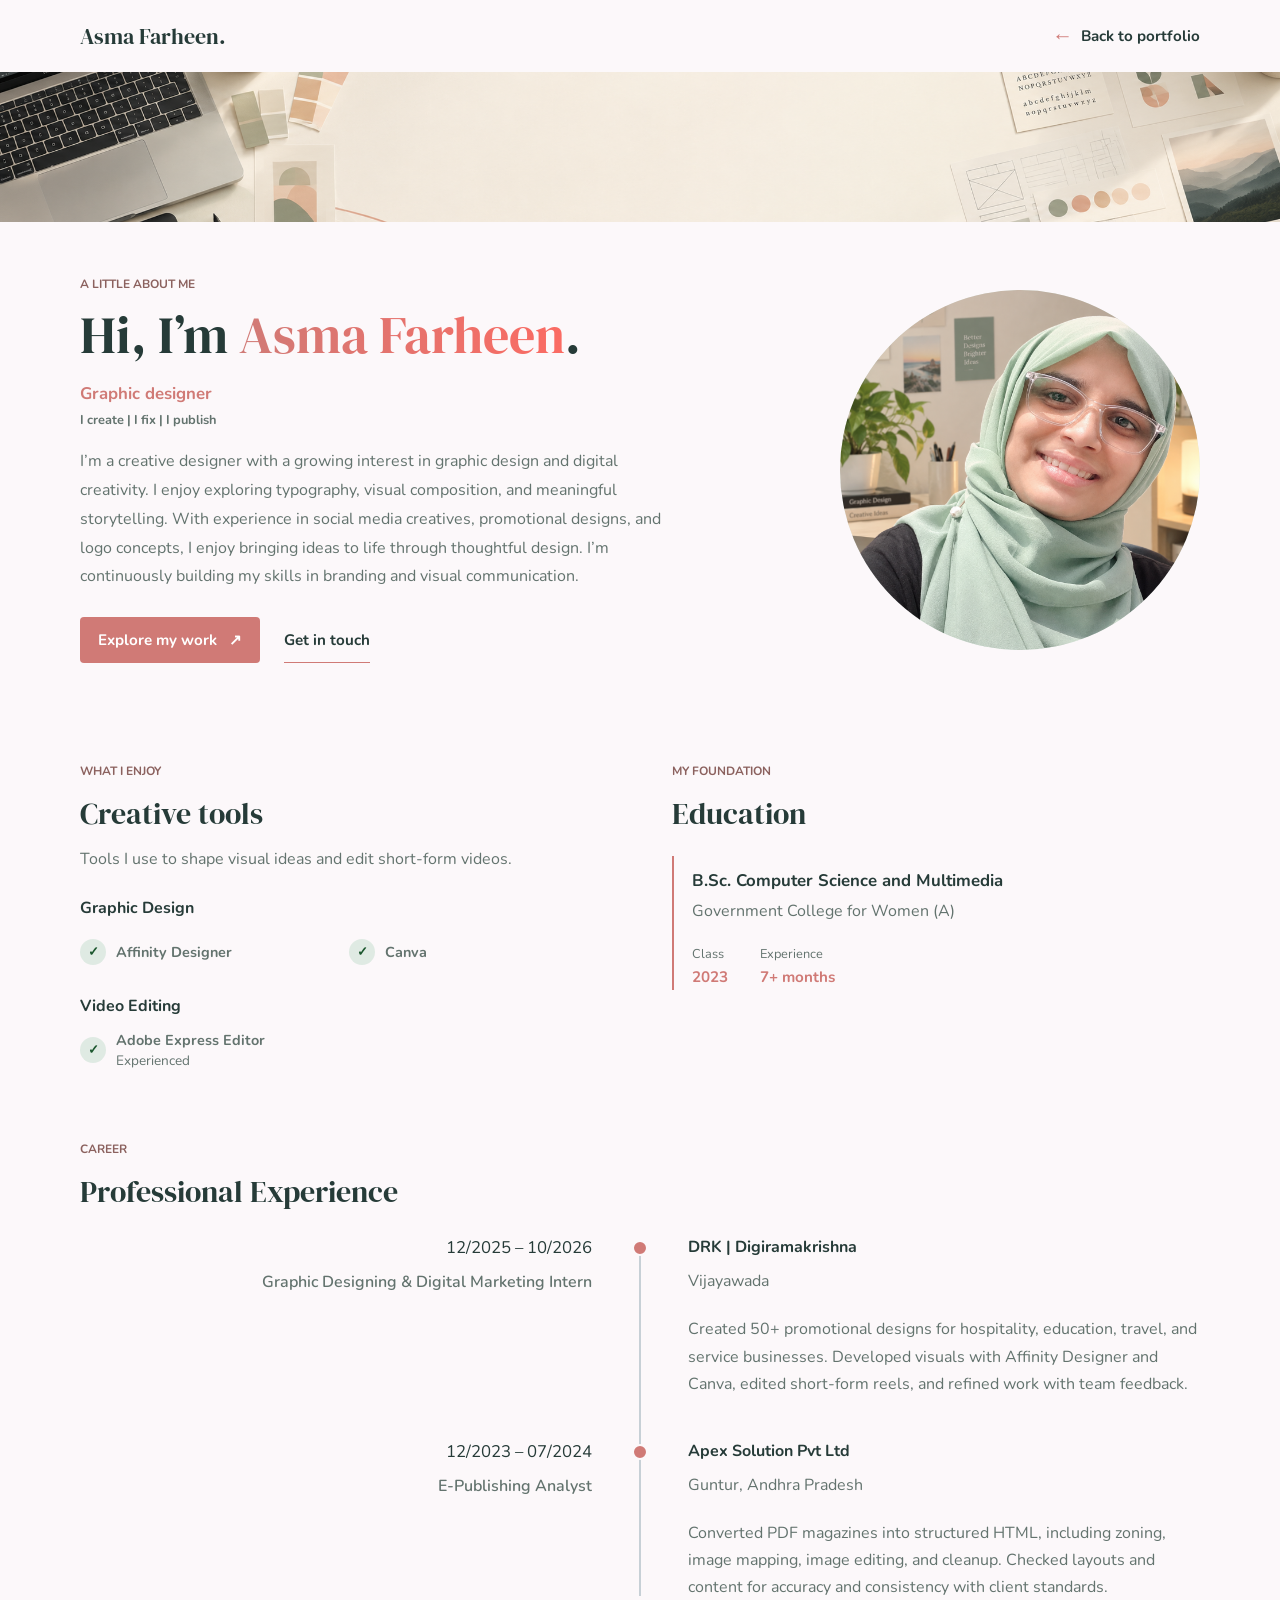
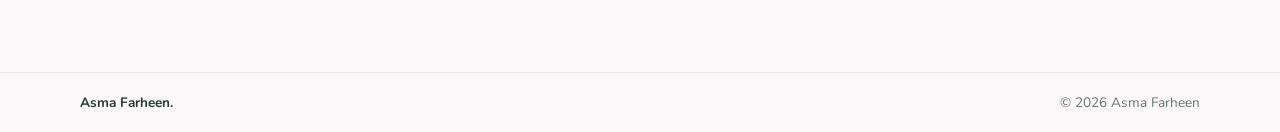
<file: About.html>
<!doctype html>
<html lang="en">

<head>
    <meta charset="UTF-8" />
    <meta name="viewport" content="width=device-width, initial-scale=1.0" />
    <meta name="description"
        content="Meet Asma Farheen, a graphic designer exploring visual communication, branding, and digital creativity." />
    <title>About Asma Farheen</title>
    <link rel="preconnect" href="https://fonts.googleapis.com" />
    <link rel="preconnect" href="https://fonts.gstatic.com" crossorigin />
    <link href="https://fonts.googleapis.com/css2?family=DM+Serif+Display&family=Nunito:wght@400;600;700&display=swap"
        rel="stylesheet" />
    <link rel="stylesheet" href="Aboutstylesheet.css" />
    <link rel="icon" type="image/png" href="ICONS/about_tagicon.png" />
</head>

<body class="about-body">
    <header class="about-header">
        <a class="about-brand" href="index.html">Asma Farheen.</a>
        <a class="back-link" href="index.html">
            <span aria-hidden="true">&#8592;</span>
            Back to portfolio
        </a>
    </header>

    <div class="about-cover" aria-hidden="true">
        <img src="assets/about_cover.png" alt="" />
    </div>

    <main class="about-main">
        <section class="about-intro" aria-labelledby="about-title">
            <div class="about-copy">
                <p class="eyebrow">A LITTLE ABOUT ME</p>
                <h1 id="about-title">Hi, I’m <span>Asma Farheen</span>.</h1>
                <p class="about-role">
                    Graphic designer
                </p>
                <p class="about-mantra">I create | I fix | I publish</p>
                <p class="about-text">
                    I’m a creative designer with a growing interest in graphic design and digital creativity. I enjoy
                    exploring typography, visual composition, and meaningful storytelling. With experience in social
                    media creatives, promotional designs, and logo concepts, I enjoy bringing ideas to life through
                    thoughtful design. I’m continuously building my skills in branding and visual communication.
                </p>
                <div class="about-actions">
                    <a class="action-primary" href="project.html">Explore my work <span
                            aria-hidden="true">&#8599;</span></a>
                    <a class="action-secondary" href="mailto:af.officelog@gmail.com">Get in touch</a>
                </div>
            </div>

            <figure class="profile-figure">
                <img class="profile-photo" src="assets/image professional.png" alt="Portrait of Asma Farheen"
                    width="1242" height="1242" />
                <!-- <figcaption>
            <span>Asma Farheen</span>
            <span>Graphic design &amp; multimedia</span>
          </figcaption> -->
            </figure>
        </section>

        <section class="about-details" aria-label="Skills and education">
            <div class="skills-block" id="skills">
                <p class="eyebrow">WHAT I ENJOY</p>
                <h2>Creative tools</h2>
                <p class="details-copy">
                    Tools I use to shape visual ideas and edit short-form videos.
                </p>
                <div class="tool-groups">
                    <section class="tool-group" aria-labelledby="graphic-tools-title">
                        <h3 id="graphic-tools-title">Graphic Design</h3>
                        <ul class="tool-list">
                            <li><span class="tool-check" aria-hidden="true"></span><span>Affinity Designer</span></li>
                            <li><span class="tool-check" aria-hidden="true"></span><span>Canva</span></li>
                        </ul>
                    </section>
                    <section class="tool-group" aria-labelledby="video-tools-title">
                        <h3 id="video-tools-title">Video Editing</h3>
                        <ul class="tool-list">
                            <li>
                                <span class="tool-check" aria-hidden="true"></span>
                                <span class="tool-name">Adobe Express Editor<span
                                        class="tool-level">Experienced</span></span>
                            </li>
                        </ul>
                    </section>
                </div>
            </div>

            <div class="education-block" id="education">
                <p class="eyebrow">MY FOUNDATION</p>
                <h2>Education</h2>
                <div class="education-entry">
                    <h3>B.Sc. Computer Science and Multimedia</h3>
                    <p>Government College for Women (A)</p>
                    <div class="education-meta">
                        <div>
                            <span>Class</span>
                            <strong>2023</strong>
                        </div>
                        <div>
                            <span>Experience</span>
                            <strong>7+ months</strong>
                        </div>
                    </div>
                </div>
            </div>
        </section>

        <section class="professional-experience" aria-labelledby="experience-title">
            <div class="experience-heading">
                <p class="eyebrow">CAREER</p>
                <h2 id="experience-title">Professional Experience</h2>
            </div>
            <div class="experience-list">
                <article class="experience-entry">
                    <div class="experience-primary">
                        <p class="experience-dates"><time datetime="2025-12">12/2025</time> – <time
                                datetime="2026-08">10/2026</time></p>
                        <h3>Graphic Designing &amp; Digital Marketing Intern</h3>
                    </div>
                    <div class="experience-detail">
                        <p class="experience-company">DRK | Digiramakrishna</p>
                        <p class="experience-location">Vijayawada</p>
                        <p class="experience-summary">
                            Created 50+ promotional designs for hospitality, education, travel, and service businesses.
                            Developed visuals with Affinity Designer and Canva, edited short-form reels, and refined
                            work with team feedback.
                        </p>
                    </div>
                </article>
                <article class="experience-entry">
                    <div class="experience-primary">
                        <p class="experience-dates"><time datetime="2023-12">12/2023</time> – <time
                                datetime="2024-07">07/2024</time></p>
                        <h3>E-Publishing Analyst</h3>
                    </div>
                    <div class="experience-detail">
                        <p class="experience-company">Apex Solution Pvt Ltd</p>
                        <p class="experience-location">Guntur, Andhra Pradesh</p>
                        <p class="experience-summary">
                            Converted PDF magazines into structured HTML, including zoning, image mapping, image
                            editing, and cleanup. Checked layouts and content for accuracy and consistency with client
                            standards.
                        </p>
                    </div>
                </article>
            </div>
        </section>
    </main>

    <footer class="about-footer">
        <a href="index.html">Asma Farheen.</a>
        <span>© 2026 Asma Farheen</span>
    </footer>
</body>

</html>
</file>
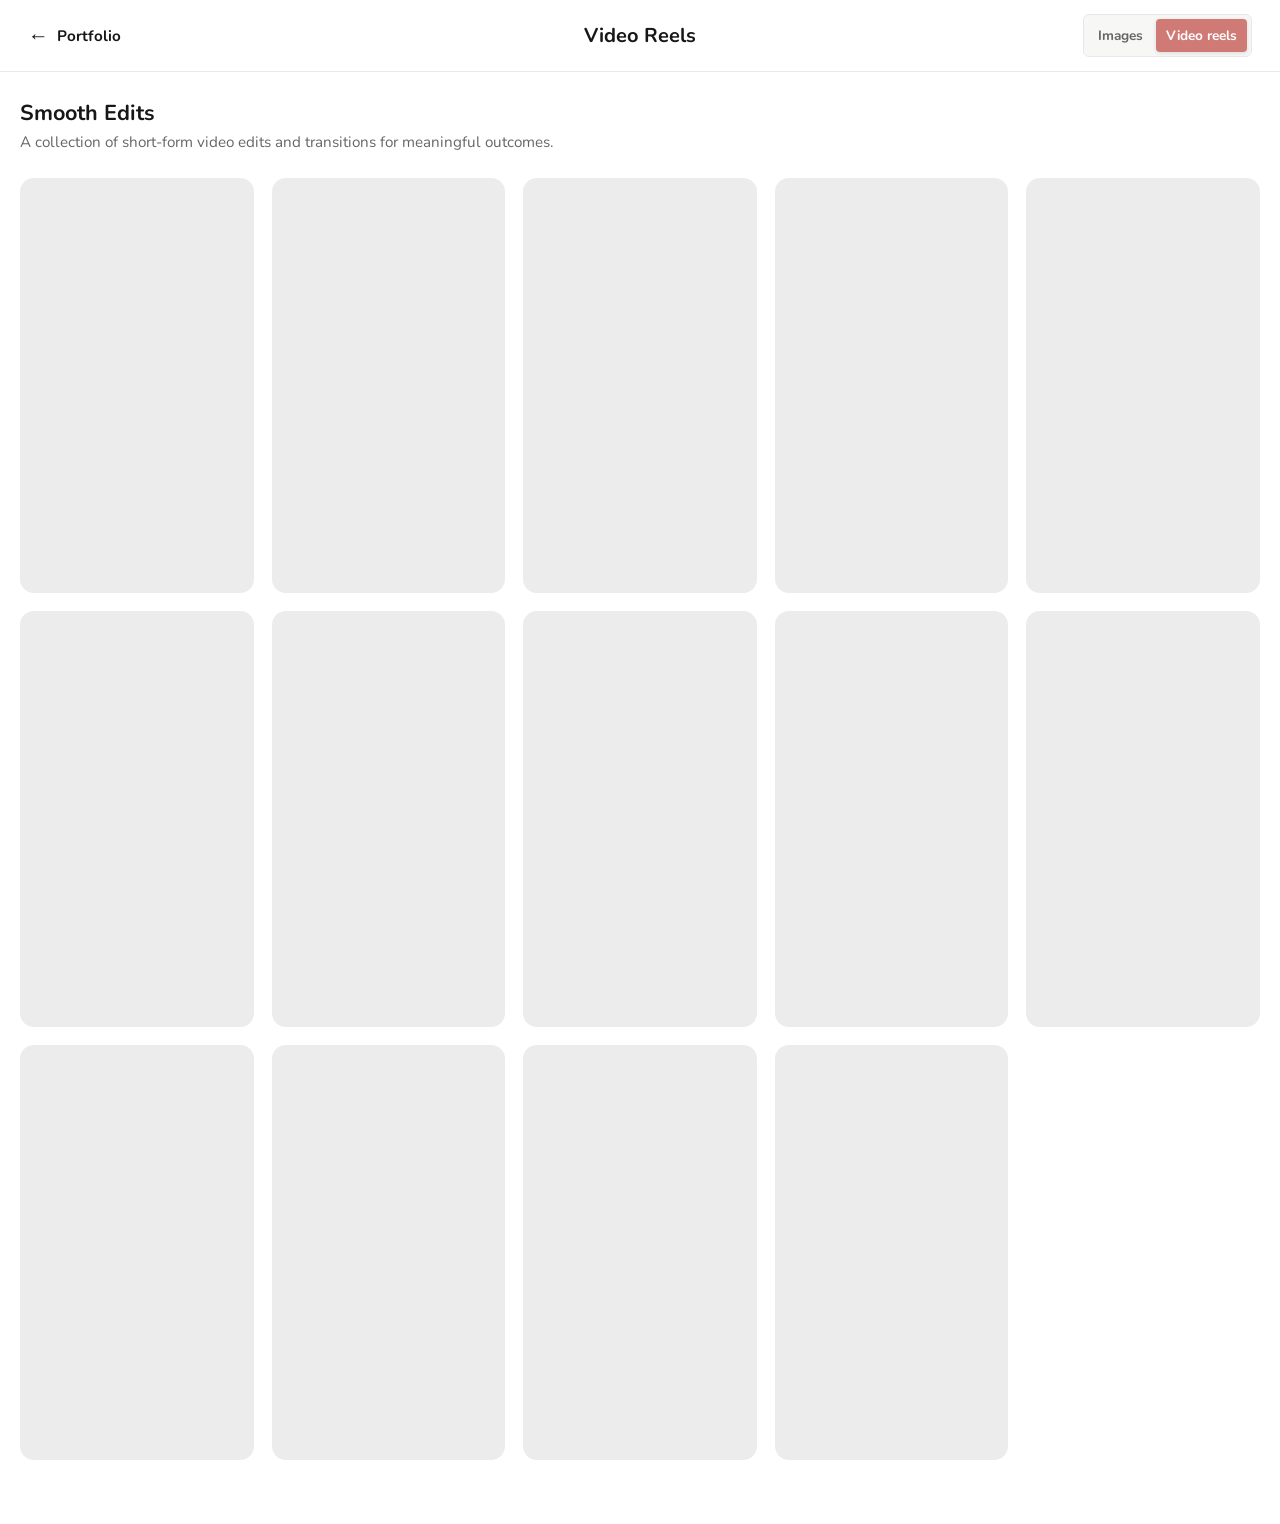
<file: videos.html>
<!doctype html>
<html lang="en">
  <head>
    <meta charset="UTF-8" />
    <meta name="viewport" content="width=device-width, initial-scale=1.0" />
    <meta
      name="description"
      content="Video reels and creative edits by Asma Farheen."
    />
    <title>Video Reels | Asma Farheen</title>
    <link rel="preconnect" href="https://fonts.googleapis.com" />
    <link rel="preconnect" href="https://fonts.gstatic.com" crossorigin />
    <link
      href="https://fonts.googleapis.com/css2?family=Nunito:wght@400;600;700&display=swap"
      rel="stylesheet"
    />
    <link rel="stylesheet" href="videos.css" />
    <link rel="icon" type="image/png" href="ICONS/video_tagicon.png" />
  </head>

  <body>
    <header class="page-header">
      <a class="back-link" href="index.html" aria-label="Back to portfolio">
        <span aria-hidden="true">&#8592;</span>
        Portfolio
      </a>
      <h1>Video Reels</h1>
      <nav class="gallery-nav" aria-label="Work categories">
        <a href="project.html">Images</a>
        <a href="videos.html" aria-current="page">Video reels</a>
      </nav>
    </header>

    <main>
      <section class="reels-section" aria-labelledby="reels-heading">
        <div class="section-heading">
          <h2 id="reels-heading">Smooth Edits</h2>
          <p>A collection of short-form video edits and transitions for meaningful outcomes.</p>
        </div>

        <div class="reel-gallery">
          <figure class="reel-card">
            <video
              controls
              preload="metadata"
              playsinline
              aria-label="Video reel"
            >
              <source src="video_003/001.mp4" type="video/mp4" />
              Your browser does not support video playback.
            </video>
          </figure>
          <figure class="reel-card">
            <video
              controls
              preload="metadata"
              playsinline
              aria-label="Video reel"
            >
              <source src="video_003/002.mp4" type="video/mp4" />
              Your browser does not support video playback.
            </video>
          </figure>
          <figure class="reel-card">
            <video
              controls
              preload="metadata"
              playsinline
              aria-label="Video reel"
            >
              <source src="video_003/003.mp4" type="video/mp4" />
              Your browser does not support video playback.
            </video>
          </figure>
          <figure class="reel-card">
            <video
              controls
              preload="metadata"
              playsinline
              aria-label="Video reel"
            >
              <source src="video_003/004.mp4" type="video/mp4" />
              Your browser does not support video playback.
            </video>
          </figure>
          <figure class="reel-card">
            <video
              controls
              preload="metadata"
              playsinline
              aria-label="Video reel"
            >
              <source src="video_002/005.mp4" type="video/mp4" />
              Your browser does not support video playback.
            </video>
          </figure>
          <figure class="reel-card">
            <video
              controls
              preload="metadata"
              playsinline
              aria-label="Video reel"
            >
              <source src="video_002/006.mp4" type="video/mp4" />
              Your browser does not support video playback.
            </video>
          </figure>
          <figure class="reel-card">
            <video
              controls
              preload="metadata"
              playsinline
              aria-label="Video reel"
            >
              <source src="video_002/007.mp4" type="video/mp4" />
              Your browser does not support video playback.
            </video>
          </figure>
          <figure class="reel-card">
            <video
              controls
              preload="metadata"
              playsinline
              aria-label="Video reel"
            >
              <source src="video_002/008.mp4" type="video/mp4" />
              Your browser does not support video playback.
            </video>
          </figure>
          <figure class="reel-card">
            <video
              controls
              preload="metadata"
              playsinline
              aria-label="Video reel"
            >
              <source src="video_004/009.mp4" type="video/mp4" />
              Your browser does not support video playback.
            </video>
          </figure>
          <figure class="reel-card">
            <video
              controls
              preload="metadata"
              playsinline
              aria-label="Video reel"
            >
              <source src="video_004/010.mp4" type="video/mp4" />
              Your browser does not support video playback.
            </video>
          </figure>
          <figure class="reel-card">
            <video
              controls
              preload="metadata"
              playsinline
              aria-label="Video reel"
            >
              <source src="video_004/011.mp4" type="video/mp4" />
              Your browser does not support video playback.
            </video>
          </figure>
          <figure class="reel-card">
            <video
              controls
              preload="metadata"
              playsinline
              aria-label="Video reel"
            >
              <source src="video_004/012.mp4" type="video/mp4" />
              Your browser does not support video playback.
            </video>
          </figure>
          <figure class="reel-card">
            <video controls preload="metadata" playsinline aria-label="Video reel">
              <source src="video_002/bni_drk.mp4" type="video/mp4" />
              Your browser does not support video playback.
            </video>
          </figure>
          <figure class="reel-card">
            <video controls preload="metadata" playsinline aria-label="Video reel">
              <source src="video_002/Man of commitment.mp4" type="video/mp4" />
              Your browser does not support video playback.
            </video>
          </figure>
        </div>
      </section>

      <dialog class="reel-viewer" aria-label="Video reel viewer">
        <button
          class="reel-viewer-close"
          type="button"
          aria-label="Close video viewer"
        >
          &times;
        </button>
        <button
          class="reel-viewer-nav reel-viewer-previous"
          type="button"
          aria-label="Previous video"
        >
          &#8249;
        </button>
        <video class="reel-viewer-video" controls playsinline></video>
        <button
          class="reel-viewer-nav reel-viewer-next"
          type="button"
          aria-label="Next video"
        >
          &#8250;
        </button>
        <p class="reel-viewer-count" aria-live="polite"></p>
      </dialog>
    </main>

    <script>
      const reelVideos = Array.from(
        document.querySelectorAll(".reel-card video"),
      );
      const reelViewer = document.querySelector(".reel-viewer");
      const viewerVideo = reelViewer.querySelector(".reel-viewer-video");
      const viewerCount = reelViewer.querySelector(".reel-viewer-count");
      let currentReelIndex = 0;
      const prefersReducedMotion = window.matchMedia(
        "(prefers-reduced-motion: reduce)",
      ).matches;

      function showReel(index) {
        currentReelIndex = (index + reelVideos.length) % reelVideos.length;
        reelVideos.forEach((video) => video.pause());
        viewerVideo.src = reelVideos[currentReelIndex].querySelector("source").src;
        viewerCount.textContent = `${currentReelIndex + 1} / ${reelVideos.length}`;
      }

      reelVideos.forEach((video, index) => {
        video.removeAttribute("controls");
        video.tabIndex = 0;
        video.setAttribute("role", "button");
        video.setAttribute("aria-label", `Play video reel ${index + 1}`);

        const openViewer = () => {
          showReel(index);
          reelViewer.showModal();
          viewerVideo.play().catch(() => {});
        };

        video.addEventListener("click", openViewer);
        video.addEventListener("keydown", (event) => {
          if (event.key === "Enter" || event.key === " ") {
            event.preventDefault();
            openViewer();
          }
        });
      });

      reelViewer.querySelector(".reel-viewer-close").addEventListener("click", () => {
        reelViewer.close();
      });
      reelViewer.querySelector(".reel-viewer-previous").addEventListener("click", () => {
        showReel(currentReelIndex - 1);
        viewerVideo.play().catch(() => {});
      });
      reelViewer.querySelector(".reel-viewer-next").addEventListener("click", () => {
        showReel(currentReelIndex + 1);
        viewerVideo.play().catch(() => {});
      });
      reelViewer.addEventListener("close", () => {
        viewerVideo.pause();
        viewerVideo.removeAttribute("src");
        viewerVideo.load();

        if (!prefersReducedMotion) {
          reelVideos.forEach((video) => {
            const bounds = video.getBoundingClientRect();
            if (bounds.bottom > 0 && bounds.top < window.innerHeight) {
              video.play().catch(() => {});
            }
          });
        }
      });

      if ("IntersectionObserver" in window && !prefersReducedMotion) {
        const reelObserver = new IntersectionObserver(
          (entries) => {
            entries.forEach((entry) => {
              if (reelViewer.open) {
                entry.target.pause();
                return;
              }

              if (entry.isIntersecting) {
                entry.target.play().catch(() => {});
              } else {
                entry.target.pause();
              }
            });
          },
          { threshold: 0.25 },
        );

        reelVideos.forEach((video) => {
          video.muted = true;
          video.loop = true;
          video.preload = "none";
          reelObserver.observe(video);
        });
      }
    </script>
  </body>
</html>
</file>
<file: Aboutstylesheet.css>
:root {
  --ink: #263b38;
  --muted: #63736e;
  --coral: #d07a76;
  --sage: #dfeae3;
  --paper: #fcf8fa;
  --line: #e6e9e4;
  --highlight: #1a562d;
}

* {
  box-sizing: border-box;
}

html {
  scroll-behavior: smooth;
}

body {
  min-width: 320px;
  margin: 0;
  background: var(--paper);
  color: var(--ink);
  font-family: "Nunito", sans-serif;
  -webkit-font-smoothing: antialiased;
}

a {
  color: inherit;
}

.about-header {
  display: flex;
  min-height: 72px;
  align-items: center;
  justify-content: space-between;
  padding: 12px max(28px, calc((100vw - 1120px) / 2));
  background: var(--paper);
}

.about-brand {
  color: var(--ink);
  font-family: "DM Serif Display", Georgia, serif;
  font-size: 1.35rem;
  text-decoration: none;
}

.back-link {
  display: inline-flex;
  align-items: center;
  gap: 8px;
  color: var(--ink);
  font-size: 0.95rem;
  font-weight: 700;
  text-decoration: none;
}

.back-link span {
  color: var(--coral);
  font-size: 1.3rem;
}

.back-link:hover {
  color: var(--coral);
}

.about-brand:focus-visible,
.back-link:focus-visible,
.about-actions a:focus-visible,
.about-footer a:focus-visible {
  outline: 2px solid var(--coral);
  outline-offset: 4px;
}

.about-cover {
  height: 150px;
  overflow: hidden;
  background: #f8efee;
}

.about-cover img {
  display: block;
  width: 100%;
  height: 100%;
  object-fit: cover;
  object-position: center 48%;
}

.about-main {
  width: min(calc(100% - 48px), 1120px);
  margin: 0 auto;
}

.about-intro {
  display: grid;
  grid-template-columns: minmax(0, 1.2fr) minmax(280px, 0.8fr);
  align-items: center;
  gap: 64px;
  padding: 54px 0 46px;
}

.about-copy {
  max-width: 650px;
}

.eyebrow {
  margin: 0 0 14px;
  color: #8b615e;
  font-size: 0.75rem;
  font-weight: 700;
}

.about-copy h1 {
  margin: 0;
  font-family: "DM Serif Display", Georgia, serif;
  font-size: 3.25rem;
  font-weight: 400;
  line-height: 1.12;
}

.about-copy h1 span {
  background: linear-gradient(to right, #d07a76, #fb6b63);
  -webkit-background-clip: text;
  -webkit-text-fill-color: transparent;
  
}

.about-role {
  margin: 18px 0 0;
  /* color: #507067; */
  color: #d07a76;
  font-size: 1.05rem;
  font-weight: 700;
}

.about-mantra {
  margin: 6px 0 0;
  color: var(--muted);
  font-size: 0.8rem;
  font-weight: 700;
}

.about-text {
  max-width: 590px;
  margin: 18px 0 0;
  color: var(--muted);
  font-size: 1rem;
  line-height: 1.8;
}

.about-actions {
  display: flex;
  flex-wrap: wrap;
  align-items: center;
  gap: 14px 24px;
  margin-top: 26px;
}

.about-actions a {
  min-height: 46px;
  display: inline-flex;
  align-items: center;
  justify-content: center;
  gap: 12px;
  font-size: 0.95rem;
  font-weight: 700;
  text-decoration: none;
}

.action-primary {
  padding: 0 18px;
  border-radius: 4px;
  background: #d07a76;
  color: #ffffff;
  transition:
    background 160ms ease,
    transform 160ms ease;
}

.action-primary:hover {
  transform: translateY(-2px);
  background: #b9625f;
}

.action-secondary {
  border-bottom: 1px solid var(--coral);
  color: var(--ink);
}

.profile-figure {
  width: min(100%, 360px);
  justify-self: end;
  margin: 0;
}

.profile-photo {
  display: block;
  width: 100%;
  height: auto;
  aspect-ratio: 1;
  border-radius: 50%;
  background: var(--sage);
  object-fit: cover;
  object-position: center 36%;
}

.profile-figure figcaption {
  display: flex;
  flex-wrap: wrap;
  justify-content: space-between;
  gap: 4px 12px;
  padding-top: 10px;
  color: var(--muted);
  font-size: 0.8rem;
}

.profile-figure figcaption span:first-child {
  color: var(--ink);
  font-weight: 700;
}

.about-details {
  display: grid;
  grid-template-columns: 1fr 1fr;
  gap: 64px;
  padding: 54px 0 70px;
}

.about-details h2 {
  margin: 0;
  font-family: "DM Serif Display", Georgia, serif;
  font-size: 1.9rem;
  font-weight: 400;
}

.details-copy {
  max-width: 440px;
  margin: 12px 0 20px;
  color: var(--muted);
  line-height: 1.7;
}

.tool-groups {
  display: grid;
  gap: 22px;
  margin-top: 24px;
}

.tool-group h3 {
  margin: 0 0 12px;
  color: var(--ink);
  font-size: 1rem;
}

.tool-list {
  display: grid;
  grid-template-columns: repeat(2, minmax(0, 1fr));
  gap: 10px;
  margin: 0;
  padding: 0;
  list-style: none;
}

.tool-list li {
  display: flex;
  min-width: 0;
  min-height: 42px;
  align-items: center;
  gap: 10px;
  color: var(--muted);
  font-size: 0.9rem;
  font-weight: 700;
}

.tool-check {
  display: grid;
  width: 26px;
  height: 26px;
  flex: 0 0 26px;
  place-items: center;
  border-radius: 50%;
  background: var(--sage);
  color: var(--highlight);
}

.tool-check::before {
  content: "\2713";
  font-size: 0.8rem;
}

.tool-name {
  display: grid;
  gap: 1px;
}

.tool-level {
  color: var(--muted);
  font-size: 0.85rem;
  font-weight: 400;
}

.education-entry {
  margin-top: 22px;
  padding: 3px 0 3px 18px;
  border-left: 2px solid var(--coral);
}

.education-entry h3 {
  margin: 9px 0 6px;
  font-size: 1.05rem;
  line-height: 1.5;
}

.education-entry p {
  margin: 0;
  color: var(--muted);
  line-height: 1.6;
}

.education-meta {
  display: flex;
  flex-wrap: wrap;
  gap: 20px 32px;
  margin-top: 20px;
}

.education-meta > div {
  display: flex;
  flex-direction: column;
  gap: 4px;
}

.education-meta span {
  color: var(--muted);
  font-size: 0.8rem;
}

.education-meta strong {
  color: var(--coral);
  font-size: 0.95rem;
}

.professional-experience {
  padding: 0 0 70px;
}

.experience-heading {
  margin-bottom: 24px;
}

.experience-heading h2 {
  margin: 0;
  font-family: "DM Serif Display", Georgia, serif;
  font-size: 1.9rem;
  font-weight: 400;
}

.experience-list {
  position: relative;
  display: flex;
  flex-direction: column;
  gap: 42px;
}

.experience-list::before {
  position: absolute;
  top: 6px;
  bottom: 6px;
  left: 50%;
  width: 2px;
  transform: translateX(-50%);
  background: #c7d0d6;
  content: "";
}

.experience-entry {
  position: relative;
  z-index: 1;
  display: grid;
  grid-template-columns: repeat(2, minmax(0, 1fr));
  min-width: 0;
  padding: 0;
}

.experience-entry::before {
  position: absolute;
  top: 4px;
  left: 50%;
  width: 12px;
  height: 12px;
  transform: translateX(-50%);
  border: 2px solid var(--paper);
  border-radius: 50%;
  background: var(--coral);
  content: "";
}

.experience-primary {
  padding: 0 48px 0 0;
  text-align: right;
}

.experience-detail {
  padding: 0 0 0 48px;
}

.experience-dates {
  margin: 0 0 12px;
  color: var(--ink);
  font-size: 1.05rem;
}

.experience-primary h3 {
  margin: 0;
  color: var(--muted);
  font-size: 1rem;
  font-weight: 600;
  line-height: 1.45;
}

.experience-company {
  margin: 0;
  color: var(--ink);
  font-weight: 700;
}

.experience-location {
  margin: 12px 0 0;
  color: var(--muted);
}

.experience-summary {
  margin: 24px 0 0;
  color: var(--muted);
  line-height: 1.7;
}

.about-footer {
  display: flex;
  flex-wrap: wrap;
  justify-content: space-between;
  gap: 10px 20px;
  padding: 20px max(28px, calc((100vw - 1120px) / 2));
  border-top: 1px solid var(--line);
  color: var(--muted);
  font-size: 0.85rem;
}

.about-footer a {
  color: var(--ink);
  font-weight: 700;
  text-decoration: none;
}

@media (max-width: 760px) {
  .about-intro {
    grid-template-columns: minmax(0, 1fr) minmax(220px, 0.8fr);
    gap: 32px;
  }

  .about-copy h1 {
    font-size: 2.65rem;
  }

  .about-details {
    gap: 36px;
  }

  .experience-list {
    gap: 36px;
  }
}

@media (max-width: 600px) {
  .about-header {
    min-height: 64px;
    padding: 10px 18px;
  }

  .about-cover {
    height: 110px;
  }

  .about-main {
    width: min(calc(100% - 36px), 480px);
  }

  .about-intro {
    grid-template-columns: 1fr;
    gap: 30px;
    padding: 38px 0 32px;
  }

  .about-copy h1 {
    font-size: 2.5rem;
  }

  .profile-figure {
    width: min(100%, 360px);
    justify-self: start;
  }

  .about-details {
    grid-template-columns: 1fr;
    gap: 42px;
    padding: 42px 0 52px;
  }

  .tool-list {
    gap: 8px;
  }

  .professional-experience {
    padding-bottom: 52px;
  }

  .experience-list {
    gap: 30px;
    padding-left: 28px;
  }

  .experience-list::before {
    left: 6px;
    transform: none;
  }

  .experience-entry {
    grid-template-columns: minmax(0, 1fr);
  }

  .experience-entry::before {
    left: -28px;
    transform: none;
  }

  .experience-primary {
    grid-column: 1;
    grid-row: auto;
    padding: 0;
    text-align: left;
  }

  .experience-detail {
    grid-column: 1;
    grid-row: auto;
    padding: 16px 0 0;
    text-align: left;
  }

  .experience-summary {
    margin-top: 16px;
  }

  .about-footer {
    padding: 18px;
  }
}

@media (prefers-reduced-motion: reduce) {
  *,
  *::before,
  *::after {
    scroll-behavior: auto !important;
    transition-duration: 0.01ms !important;
  }
}
</file>
<file: videos.css>
:root {
  color-scheme: light;
  --ink: #171717;
  --muted: #666;
  --surface: #fff;
  --line: #e8e8e8;
  --shadow: 0 3px 12px rgb(0 0 0 / 10%);
}

* {
  box-sizing: border-box;
}

body {
  margin: 0;
  background: var(--surface);
  color: var(--ink);
  font-family: "Nunito", sans-serif;
  -webkit-font-smoothing: antialiased;
}

.page-header {
  position: sticky;
  top: 0;
  z-index: 10;
  display: grid;
  grid-template-columns: 1fr auto 1fr;
  align-items: center;
  min-height: 72px;
  padding: 12px 28px;
  border-bottom: 1px solid var(--line);
  background: rgb(255 255 255 / 94%);
  backdrop-filter: blur(12px);
}

.page-header h1 {
  margin: 0;
  font-size: 1.25rem;
  font-weight: 700;
}

.back-link {
  display: inline-flex;
  width: fit-content;
  align-items: center;
  gap: 8px;
  color: var(--ink);
  font-size: 0.95rem;
  font-weight: 700;
  text-decoration: none;
}

.back-link span {
  font-size: 1.3rem;
}

.back-link:hover {
  color: #8b4f52;
}

.gallery-nav {
  justify-self: end;
  display: flex;
  align-items: center;
  gap: 3px;
  padding: 4px;
  border: 1px solid var(--line);
  border-radius: 6px;
  background: #f7f7f5;
}

.gallery-nav a {
  padding: 7px 10px;
  border-radius: 4px;
  color: var(--muted);
  font-size: 0.85rem;
  font-weight: 700;
  text-decoration: none;
  white-space: nowrap;
}

.gallery-nav a[aria-current="page"] {
  background: #d07a76   ;
  color: #ffffff;
  box-shadow: 0 1px 4px rgb(0 0 0 / 12%);
}

.gallery-nav a:focus-visible {
  outline: 2px solid #8b4f52;
  outline-offset: 2px;
}

.reels-section {
  width: min(100% - 40px, 1760px);
  margin: 0 auto;
  padding: 26px 0 64px;
}

.section-heading {
  margin: 0 0 26px;
}

.section-heading h2 {
  margin: 0 0 4px;
  font-size: 1.35rem;
  font-weight: 700;
}

.section-heading p {
  margin: 0;
  color: var(--muted);
  font-size: 0.95rem;
}

.reel-gallery {
  display: grid;
  grid-template-columns: repeat(6, minmax(0, 1fr));
  gap: 18px;
}

.reel-card {
  position: relative;
  display: block;
  width: 100%;
  margin: 0;
}

.reel-card video {
  display: block;
  width: 100%;
  aspect-ratio: 9 / 16;
  border-radius: 14px;
  background: #ececec;
  object-fit: cover;
  cursor: pointer;
}

.reel-card video:focus-visible {
  outline: 3px solid #8b4f52;
  outline-offset: 3px;
}

.reel-viewer {
  position: relative;
  width: min(94vw, 620px);
  max-width: none;
  max-height: 95vh;
  margin: auto;
  padding: 52px 58px 42px;
  overflow: hidden;
  border: 0;
  border-radius: 10px;
  background: #171717;
}

.reel-viewer::backdrop {
  background: rgb(15 15 18 / 86%);
}

.reel-viewer-video {
  display: block;
  width: min(100%, 420px);
  max-height: calc(95vh - 100px);
  aspect-ratio: 9 / 16;
  margin: 0 auto;
  background: #000;
  object-fit: contain;
}

.reel-viewer-close {
  position: absolute;
  top: 8px;
  right: 12px;
  width: 36px;
  height: 36px;
  border: 0;
  border-radius: 50%;
  background: rgb(255 255 255 / 14%);
  color: white;
  font: inherit;
  font-size: 1.6rem;
  line-height: 1;
  cursor: pointer;
}

.reel-viewer-close:hover {
  background: rgb(255 255 255 / 25%);
}

.reel-viewer-nav {
  position: absolute;
  top: 50%;
  z-index: 1;
  display: grid;
  width: 42px;
  height: 54px;
  place-items: center;
  transform: translateY(-50%);
  border: 1px solid rgb(255 255 255 / 35%);
  border-radius: 100px;
  background: white;
  color: #060606;
  font: inherit;
  font-size: 2.4rem;
  line-height: 1;
  cursor: pointer;
}

.reel-viewer-nav:hover {
  background: #e9e9e9;
}

.reel-viewer-previous {
  left: 10px;
}

.reel-viewer-next {
  right: 10px;
}

.reel-viewer-count {
  position: absolute;
  right: 0;
  bottom: 12px;
  left: 0;
  margin: 0;
  color: white;
  font-size: 0.85rem;
  text-align: center;
}

.reel-viewer button:focus-visible,
.back-link:focus-visible {
  outline: 2px solid white;
  outline-offset: 3px;
}

.gallery-nav a:focus-visible {
  outline-offset: 2px;
}

@media (max-width: 1500px) {
  .reel-gallery {
    grid-template-columns: repeat(5, minmax(0, 1fr));
  }
}

@media (max-width: 1150px) {
  .reel-gallery {
    grid-template-columns: repeat(4, minmax(0, 1fr));
  }
}

@media (max-width: 850px) {
  .reel-gallery {
    grid-template-columns: repeat(3, minmax(0, 1fr));
  }
}

@media (max-width: 600px) {
  .page-header {
    grid-template-columns: 1fr auto;
    gap: 10px 8px;
    padding: 10px 12px;
  }

  .page-header h1 {
    grid-column: 1 / -1;
    grid-row: 2;
    justify-self: center;
    font-size: 1.05rem;
  }

  .back-link {
    gap: 4px;
    font-size: 0.8rem;
  }

  .gallery-nav {
    gap: 1px;
    padding: 2px;
  }

  .gallery-nav a {
    padding: 6px 7px;
    font-size: 0.72rem;
  }

  .reels-section {
    width: min(100% - 24px, 500px);
    padding-top: 22px;
  }

  .reel-gallery {
    grid-template-columns: repeat(2, minmax(0, 1fr));
    gap: 12px;
  }

  .reel-card video {
    border-radius: 10px;
  }

  .reel-viewer {
    padding: 48px 42px 38px;
  }

  .reel-viewer-nav {
    width: 34px;
    height: 46px;
  }

  .reel-viewer-previous {
    left: 4px;
  }

  .reel-viewer-next {
    right: 4px;
  }
}

@media (max-width: 360px) {
  .reel-gallery {
    grid-template-columns: 1fr;
  }
}
</file>
